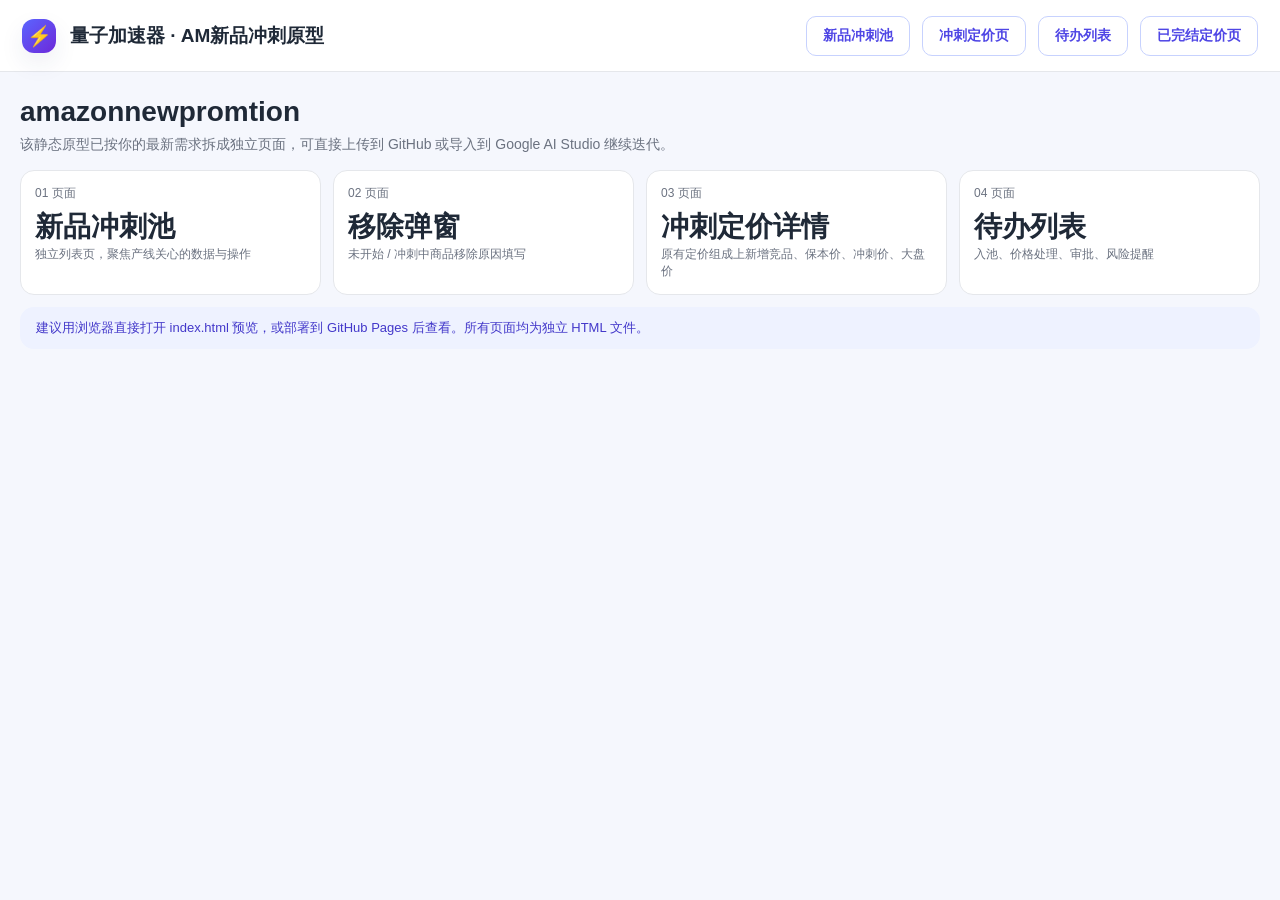
<file: index.html>
<!DOCTYPE html><html lang='zh-CN'><head><meta charset='UTF-8'><meta name='viewport' content='width=device-width, initial-scale=1.0'><title>amazonnewpromtion</title><link rel='stylesheet' href='styles.css'></head><body>
<div class='topbar'>
  <div class='brand'><div class='brand-badge'>⚡</div><div>量子加速器 · AM新品冲刺原型</div></div>
  <div class='top-actions'>
    <a class='ghost-btn' href='new-sprint-pool.html'>新品冲刺池</a>
    <a class='ghost-btn' href='pricing-sprint.html'>冲刺定价页</a>
    <a class='ghost-btn' href='todo-list.html'>待办列表</a>
    <a class='ghost-btn' href='pricing-finished.html'>已完结定价页</a>
  </div>
</div>
<div class='page'>
  <div class='page-title'>amazonnewpromtion</div>
  <div class='page-sub'>该静态原型已按你的最新需求拆成独立页面，可直接上传到 GitHub 或导入到 Google AI Studio 继续迭代。</div>
  <div class='overview-strip'>
    <a class='mini-card' href='new-sprint-pool.html'><div class='name'>01 页面</div><div class='amount'>新品冲刺池</div><div class='small'>独立列表页，聚焦产线关心的数据与操作</div></a>
    <a class='mini-card' href='new-sprint-pool-remove.html'><div class='name'>02 页面</div><div class='amount'>移除弹窗</div><div class='small'>未开始 / 冲刺中商品移除原因填写</div></a>
    <a class='mini-card' href='pricing-sprint.html'><div class='name'>03 页面</div><div class='amount'>冲刺定价详情</div><div class='small'>原有定价组成上新增竞品、保本价、冲刺价、大盘价</div></a>
    <a class='mini-card' href='todo-list.html'><div class='name'>04 页面</div><div class='amount'>待办列表</div><div class='small'>入池、价格处理、审批、风险提醒</div></a>
  </div>
  <div class='footer-note'>建议用浏览器直接打开 index.html 预览，或部署到 GitHub Pages 后查看。所有页面均为独立 HTML 文件。</div>
</div>
</body></html>
</file>
<file: styles.css>
:root{
  --bg:#f5f7fd;
  --card:#ffffff;
  --text:#1f2937;
  --muted:#6b7280;
  --line:#e5e7eb;
  --primary:#4f46e5;
  --primary-weak:#eef2ff;
  --success:#16a34a;
  --success-weak:#dcfce7;
  --warn:#f59e0b;
  --warn-weak:#fef3c7;
  --danger:#ef4444;
  --danger-weak:#fee2e2;
  --info:#0ea5e9;
  --info-weak:#e0f2fe;
  --shadow:0 10px 24px rgba(36,54,120,.08);
  --radius:16px;
}
*{box-sizing:border-box}
body{margin:0;font-family:-apple-system,BlinkMacSystemFont,"Segoe UI",Roboto,"PingFang SC","Noto Sans CJK SC","Microsoft YaHei",sans-serif;background:var(--bg);color:var(--text)}
a{text-decoration:none;color:inherit}
.topbar{height:72px;background:#fff;border-bottom:1px solid var(--line);display:flex;align-items:center;justify-content:space-between;padding:0 22px;position:sticky;top:0;z-index:50}
.brand{display:flex;align-items:center;gap:14px;font-weight:800;font-size:19px}
.brand-badge{width:34px;height:34px;border-radius:12px;background:linear-gradient(135deg,#5b65ff,#6d28d9);display:grid;place-items:center;color:#fff;font-size:20px;box-shadow:var(--shadow)}
.menu{display:flex;gap:28px;color:#4b5563;font-size:15px}
.menu .active{color:var(--primary);font-weight:700;position:relative}
.menu .active:after{content:"";position:absolute;left:0;right:0;bottom:-24px;height:3px;background:var(--primary);border-radius:4px}
.top-actions{display:flex;align-items:center;gap:12px}
.btn,.ghost-btn{border:0;border-radius:10px;padding:10px 16px;font-weight:700;font-size:14px;cursor:pointer}
.btn{background:var(--primary);color:#fff;box-shadow:0 6px 16px rgba(79,70,229,.25)}
.ghost-btn{background:#fff;color:var(--primary);border:1px solid #c7d2fe}
.danger-btn{background:#fff;color:var(--danger);border:1px solid #fecaca}
.page{padding:18px 20px 28px}
.page-title{font-size:28px;font-weight:800;margin:6px 0 8px}
.page-sub{font-size:14px;color:var(--muted);margin-bottom:16px}
.toolbar{background:#fff;border:1px solid var(--line);border-radius:var(--radius);padding:14px 16px;display:flex;flex-wrap:wrap;gap:12px;align-items:center;box-shadow:var(--shadow);margin-bottom:16px}
.input,.select,.textarea{background:#fff;border:1px solid #dbe3f0;border-radius:10px;padding:10px 12px;font-size:14px;color:#111827}
.input{min-width:180px}.select{min-width:110px}.textarea{width:100%;min-height:112px;resize:none}
.chips{display:flex;gap:10px;flex-wrap:wrap}
.chip{padding:8px 14px;border-radius:999px;background:#fff;border:1px solid #dbe3f0;color:#475569;font-weight:700;font-size:13px}
.chip.active{background:var(--primary);border-color:var(--primary);color:#fff}
.card{background:#fff;border:1px solid var(--line);border-radius:var(--radius);box-shadow:var(--shadow)}
.table-wrap{overflow:auto}
table{width:100%;border-collapse:separate;border-spacing:0}
th,td{padding:14px 12px;border-bottom:1px solid #edf1f7;font-size:14px;white-space:nowrap;text-align:left}
th{color:#6b7280;font-weight:700;background:#f8faff;position:sticky;top:0}
tr:hover td{background:#fcfcff}
.badge{display:inline-flex;align-items:center;gap:6px;border-radius:999px;padding:6px 10px;font-size:12px;font-weight:800}
.badge.orange{background:var(--warn-weak);color:#b45309}
.badge.green{background:var(--success-weak);color:#166534}
.badge.red{background:var(--danger-weak);color:#b91c1c}
.badge.blue{background:var(--primary-weak);color:#4338ca}
.badge.gray{background:#f3f4f6;color:#4b5563}
.link-btn{padding:8px 12px;border-radius:8px;border:1px solid #dbe3f0;background:#fff;color:#4f46e5;font-weight:700;font-size:13px;cursor:pointer}
.link-btn.danger{color:#dc2626;border-color:#fecaca}
.link-btn.primary{background:var(--primary);color:#fff;border-color:var(--primary)}
.flex{display:flex}.between{justify-content:space-between}.center{align-items:center}.gap8{gap:8px}.gap12{gap:12px}.gap16{gap:16px}
.small{font-size:12px;color:var(--muted)}
.num{font-weight:800}
.sidebar-layout{display:grid;grid-template-columns:220px 1fr 320px;gap:16px}
.side-nav{padding:16px}.side-nav a{display:flex;align-items:center;padding:12px 14px;border-radius:12px;color:#475569;font-weight:700;margin-bottom:6px}.side-nav a.active{background:var(--primary-weak);color:var(--primary)}
.content{padding:16px}
.log-panel{padding:16px}
.section-title{font-size:20px;font-weight:800;margin:0 0 12px}
.summary-board{background:linear-gradient(180deg,#fbfbff,#f6f7ff);border:1px solid #cad2ff;border-radius:16px;padding:18px;margin-bottom:16px}
.summary-grid{display:grid;grid-template-columns:repeat(6,1fr);gap:12px}
.metric{background:#fff;border:1px solid #e6ebff;border-radius:12px;padding:12px}
.metric .label{font-size:12px;color:#6b7280;margin-bottom:8px}
.metric .value{font-size:24px;font-weight:800;line-height:1.1}
.metric .sub{font-size:12px;color:#64748b;margin-top:4px}
.metric.highlight .value{color:var(--primary)}
.metric.warn .value{color:#d97706}
.metric.green .value{color:#16a34a}
.pricing-box{border:1px solid #dbe3f0;border-radius:16px;padding:16px;background:#fff;margin-top:16px}
.pricing-header{display:flex;justify-content:space-between;align-items:center;margin-bottom:14px}
.sprint-pricing-grid{display:grid;grid-template-columns:1.45fr .75fr .75fr .9fr;gap:14px;margin-bottom:14px}
.panel{border:1px solid #e5e7eb;border-radius:14px;padding:14px;background:#fafbff}
.panel h4{margin:0 0 12px;font-size:15px}
.comp-table{width:100%;border-collapse:collapse}.comp-table td,.comp-table th{border:1px solid #eef2f7;padding:10px;font-size:13px}.comp-table th{background:#f8faff;color:#64748b}
.form-grid{display:grid;grid-template-columns:1fr 1fr;gap:10px}.field label{display:block;font-size:12px;color:#64748b;margin-bottom:6px}.field .input{width:100%}
.big-price{display:flex;align-items:center;justify-content:space-between;border:2px solid #c7d2fe;border-radius:18px;padding:18px 20px;background:#fff}
.big-price .title{font-size:13px;color:#6b7280;margin-bottom:6px}.big-price .price{font-size:40px;font-weight:900;color:#ef4444;line-height:1}.big-price .help{font-size:12px;color:#64748b;margin-top:8px}
.cost-row{display:grid;grid-template-columns:repeat(7,1fr);gap:10px;margin-top:14px}.cost-item{padding:10px;border-radius:12px;background:#f8fafc;border:1px solid #eef2f7}.cost-item .k{font-size:12px;color:#64748b}.cost-item .v{font-size:22px;font-weight:800;margin-top:6px}
.timeline{position:relative;padding-left:16px;margin-top:10px}.timeline:before{content:"";position:absolute;left:5px;top:6px;bottom:6px;width:2px;background:#dbe3f0}.event{position:relative;border:1px solid #e5e7eb;border-radius:14px;padding:14px 14px 12px 18px;background:#fff;margin-bottom:12px}.event:before{content:"";position:absolute;left:-17px;top:18px;width:10px;height:10px;border-radius:50%;background:var(--primary);box-shadow:0 0 0 4px #eef2ff}.event.warning:before{background:#f59e0b;box-shadow:0 0 0 4px #fef3c7}.event.success:before{background:#22c55e;box-shadow:0 0 0 4px #dcfce7}.event .etype{display:flex;gap:8px;align-items:center;margin-bottom:10px}.event .etitle{font-weight:800}.event .edesc{font-size:14px;line-height:1.5;color:#374151}.event .etime{font-size:12px;color:#64748b;margin-top:8px}
.todo-list .todo-item{display:grid;grid-template-columns:70px 1.6fr 1.2fr 1.3fr 120px 160px 100px;gap:10px;align-items:center;padding:14px 16px;border-bottom:1px solid #eef2f7}.todo-list .todo-item:last-child{border-bottom:0}.priority{display:inline-flex;align-items:center;justify-content:center;width:28px;height:28px;border-radius:999px;font-size:12px;font-weight:800}.priority.high{background:#fee2e2;color:#b91c1c}.priority.mid{background:#fef3c7;color:#b45309}.priority.low{background:#dcfce7;color:#166534}
.modal-backdrop{background:rgba(15,23,42,.35);position:fixed;inset:0;display:flex;align-items:center;justify-content:center;padding:24px}.modal{width:720px;max-width:100%;background:#fff;border-radius:20px;border:1px solid #e5e7eb;box-shadow:0 24px 60px rgba(2,6,23,.18);padding:22px}.alert{border:1px solid #fde68a;background:#fffbeb;color:#92400e;padding:12px 14px;border-radius:12px;font-size:13px;margin-bottom:14px}.actions{display:flex;justify-content:flex-end;gap:12px;margin-top:14px}
.header-row{display:flex;justify-content:space-between;align-items:center;margin-bottom:12px}
.tabs{display:flex;gap:8px}.tab{padding:8px 14px;border-radius:10px;background:#f8faff;border:1px solid #dde3f2;font-weight:700;color:#64748b}.tab.active{background:#fff;border-color:#c7d2fe;color:#4338ca}
.notice{padding:10px 12px;border-radius:12px;background:#fff7ed;border:1px solid #fed7aa;color:#9a3412;font-size:13px;margin-top:10px}
.footer-note{padding:12px 16px;border-radius:14px;background:#eef2ff;color:#4338ca;font-size:13px;margin-top:12px}
.overview-strip{display:grid;grid-template-columns:repeat(4,1fr);gap:12px;margin-top:10px}
.mini-card{padding:14px;border:1px solid #e5e7eb;border-radius:14px;background:#fff}
.mini-card .name{font-size:12px;color:#6b7280}.mini-card .amount{font-size:28px;font-weight:900;margin-top:6px}
@media (max-width:1400px){
  .summary-grid{grid-template-columns:repeat(3,1fr)}
  .sprint-pricing-grid{grid-template-columns:1fr 1fr}
  .sidebar-layout{grid-template-columns:200px 1fr}
  .log-panel{grid-column:1 / -1}
}
</file>
